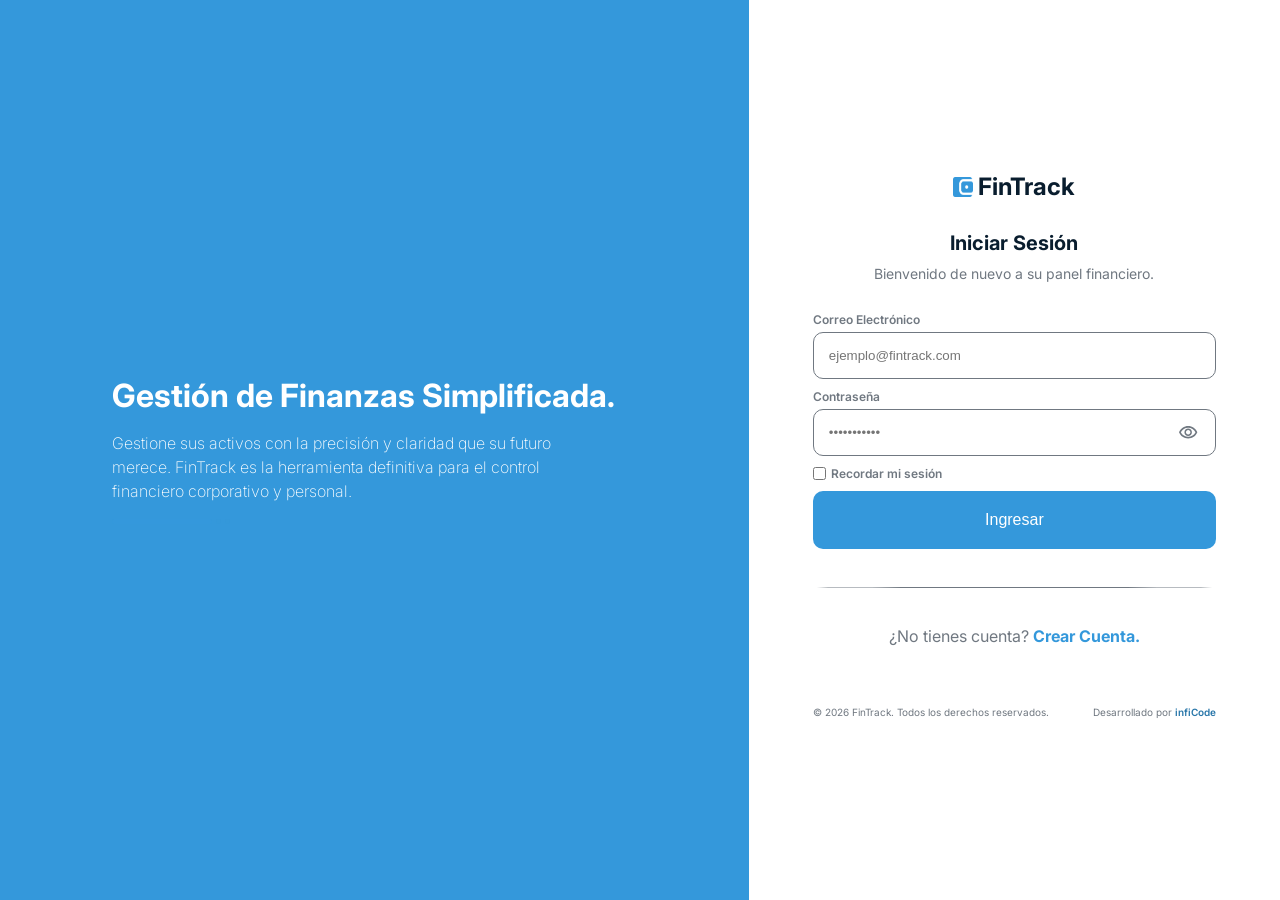
<file: index.html>
<!DOCTYPE html>
<html lang="en">
<head>
    <meta charset="UTF-8">
    <meta name="viewport" content="width=device-width, initial-scale=1.0">
    <link rel="icon" href="../assets/images/Logo FinTrack.png">
    <title>FinTrack - Gestión de Finanzas</title>
</head>
<body>
    <script>
        window.location.href = "pages/login.html";
    </script>
</body>
</html>
</file>
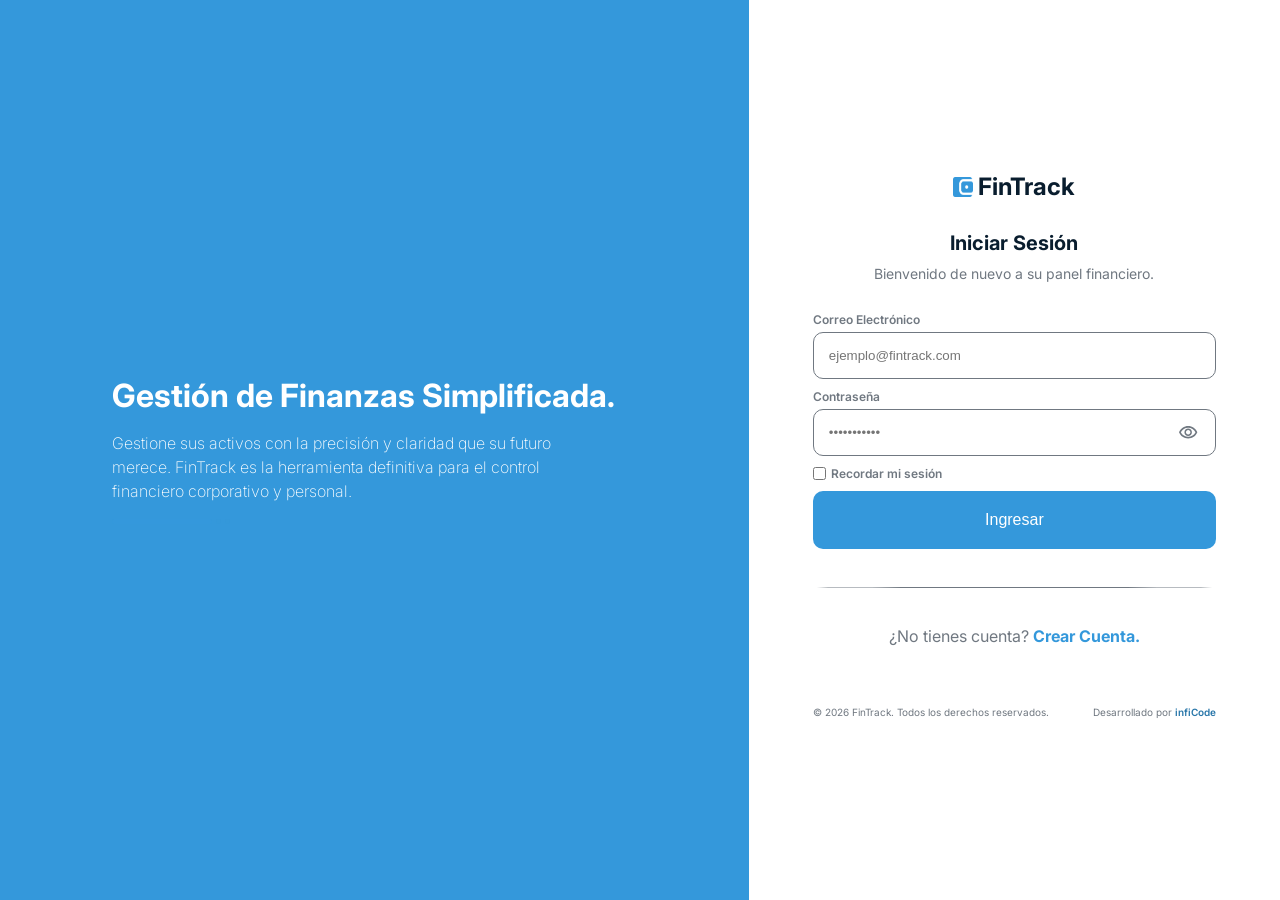
<file: pages/dashboard.html>
<!DOCTYPE html>
<html lang="en">
<head>
    <meta charset="UTF-8">
    <meta name="viewport" content="width=device-width, initial-scale=1.0">
    <link rel="stylesheet" href="../css/dashboard.css">
    <link rel="stylesheet" href="../css/styles.css">
    <link rel="icon" href="../assets/images/Logo FinTrack.png">
    <title>FinTrack - Dashboard</title>
</head>
<body>
    
    <aside class="sidebar">
        
        <div class="logoText">
            <h1>
                Fin<span class="spanLogo">Track</span>
            </h1>
            <p>Gestión de tus Finanzas</p>
        </div>
        
        <nav>
            <ul>
                <li><img src="../assets/icons/Icon-dashboard.svg" alt="dashboard"><a class="pages-dash" href="../pages/dashboard.html">Tablero</a></li>
                <li><img src="../assets/icons/Icon-transacciones.svg" alt="transacciones"><a class="pages-transacciones" href="../pages/dashboard.html">Transacciones</a></li>
            </ul>
        </nav>

        <div class="btn">
            <button class="closeSesion">Cerrar Sesión</button>
        </div>
        

    </aside>

    <main>

        <header>
            <div class="text-resumen">
                <h2>Tablero</h2>
            </div>
            <div class="buscador">
                <input type="text" placeholder="Buscar...">
            </div>
        </header>

        <section class="container-informacion-cuenta">

            <div class="cards-cuentas-totales">

                <div class="card-cuenta-total">

                    <div class="parte-superior-total">
                        <img src="../assets/icons/Icon-wallet.svg" alt="wallet">
                        <span class="rendimiento">+2.4%</span>
                    </div>

                    <div class="balance-total">
                        <h3>BALANCE NETO</h3>
                        <p class="Saldo-total">
                            $
                        </p>
                    </div>

                </div>

                <div class="card-cuenta-enAlta">

                    <div class="parte-superior-enAlta">
                        <img src="../assets/icons/Icon-enAlta.svg" alt="Grafica en alta">
                        <span class="ingresoSpam">Mensual</span>
                    </div>

                    <div class="balance-total">
                        <h3>INGRESOS MENSUALES</h3>
                        <p class="Saldo-total">
                            $
                        </p>
                    </div>

                </div>

                <div class="card-cuenta-enBaja">

                    <div class="parte-superior-enBaja">
                        <img src="../assets/icons/Icon-enBaja.svg" alt="Grafica en baja">
                        <span class="gastoSpam">Mensual</span>
                    </div>

                    <div class="balance-total">
                        <h3>GASTOS MENSUALES</h3>
                        <p class="Saldo-total">
                            $
                        </p>
                    </div>

                </div>

            </div>

            <div class="tableros">

                <div class="tablero-transaccion">

                    <h4>Registro Rápido</h4>

                    <form autocomplete="off" action="">
                        <div class="input-goup">
                            <label for="Number">Monto</label>
                            <input type="text" id="Number" placeholder="100000" inputmode="numeric">
                        </div>
                        <div class="input-goup">
                            <label for="descripcion">Descripción</label>
                            <input type="text" id="descripcion" name="descripcion" placeholder="¿Para qué fue esto?">
                        </div>
                        <div class="input-goup">
                            <label for="categoria">Categoría</label>
                            <select id="categoria" name="categoria">
                            </select>
                        </div>

                        <div class="tipo-container">
                            <span class="titulo">Tipo</span>
                            <div class="tipo-selector">
                                <input type="radio" id="gasto" name="tipo" checked>
                                <label for="gasto">Gasto</label>

                                <input type="radio" id="ingreso" name="tipo">
                                <label for="ingreso">Ingreso</label>
                            </div>
                        </div>


                        <button type="submit">Añadir Transacción</button>
                    </form>

                </div>

                <div class="tablero-resumen">

                    <div class="encabezado">
                        <h4>Transacciones Recientes</h4>
                        <a href="#">Ver todo</a>
                    </div>

                    <div class="resumen-de-transacciones">

                        <p class="mjs-sin-transacciones">
                            Aun no hay transacciones recientes.
                        </p>

                            <!-- <div class="transaccion-resiente-gasto">

                                    <div class="Descripcion-Tipo">

                                        <div class="texto-descriptivo">

                                            <p class="descripcion">Supermercado</p>

                                            <div class="tipo-fecha">

                                                <p class="tipo">Comestible</p>
                                                <span>•</span>
                                                <p class="fecha">15/03/2023</p>

                                            </div>

                                        </div>

                                        <div class="coste-transaccion">
                                            <p class="monto">$ -15,000.00</p>
                                        </div>

                                    </div>

                            </div>

                            <div class="transaccion-resiente-ingreso">

                                    <div class="Descripcion-Tipo">

                                        <div class="texto-descriptivo">

                                            <p class="descripcion">Supermercado</p>

                                            <div class="tipo-fecha">

                                                <p class="tipo">Comestible</p>
                                                <span>•</span>
                                                <p class="fecha">15/03/2023</p>

                                            </div>

                                        </div>

                                        <div class="coste-transaccion">
                                            <p class="monto">$ +15,000.00</p>
                                        </div>

                                    </div>

                            </div> -->

                    </div>

                </div>

            </div>

        </section>

    </main>


    <div id="modalEditar" class="modal hidden">
  <div class="modal-content">

    <h3>Editar Transacción</h3>

    <input type="number" id="editMonto" placeholder="Monto">
    <input type="text" id="editDescripcion" placeholder="Descripción">

    <select id="editCategoria"></select>

    <div class="tipo-selector">
      <input type="radio" id="editGasto" name="editTipo" value="gasto">
      <label for="editGasto">Gasto</label>

      <input type="radio" id="editIngreso" name="editTipo" value="ingreso">
      <label for="editIngreso">Ingreso</label>
    </div>

    <div class="modal-buttons">
      <button id="guardarEdit">Guardar</button>
      <button id="cancelarEdit">Cancelar</button>
    </div>

  </div>
</div>


    <script src="../js/dashboard.js"></script>
</body>
</html>
</file>
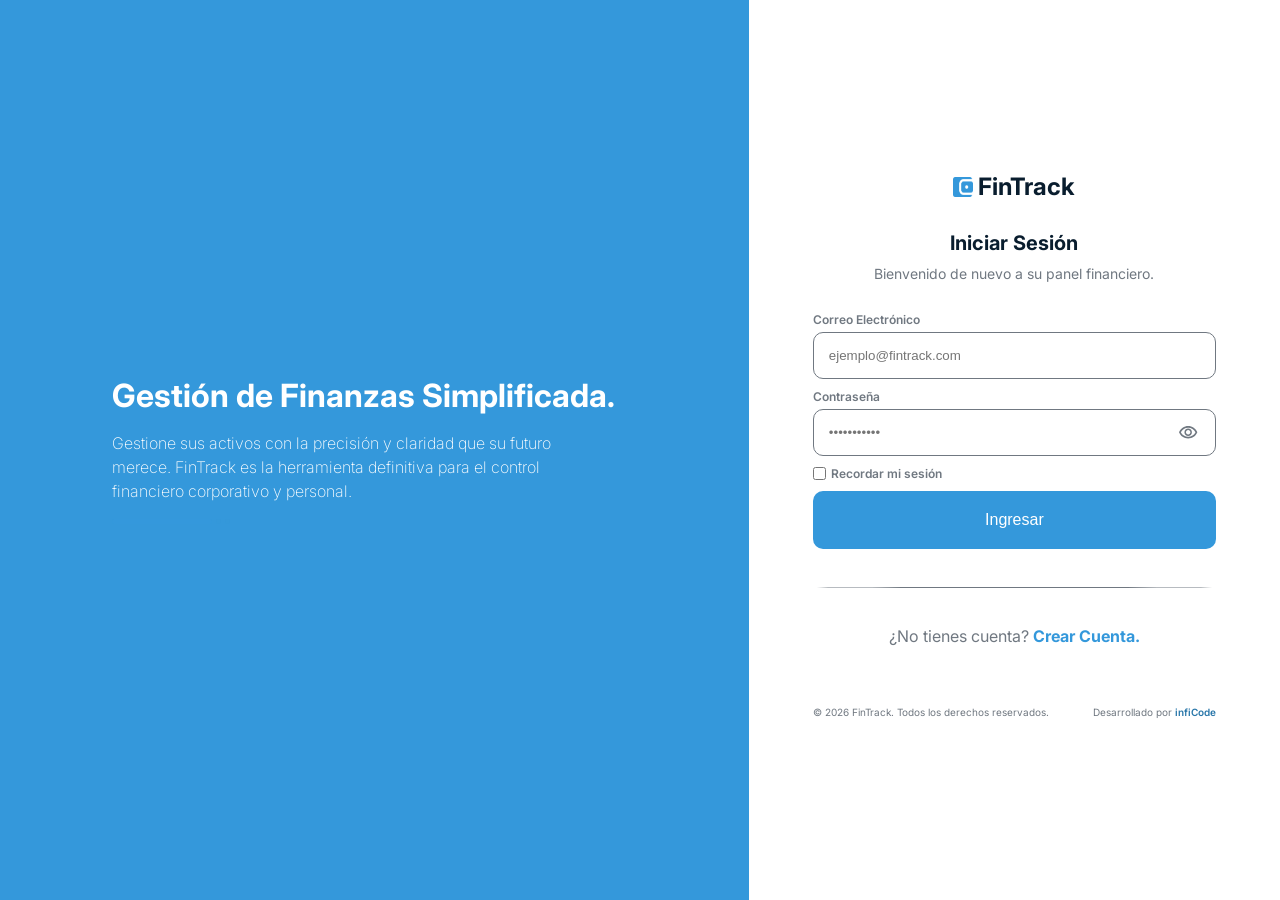
<file: pages/login.html>
<!DOCTYPE html>
<html lang="en">
<head>
    <meta charset="UTF-8">
    <meta name="viewport" content="width=device-width, initial-scale=1.0">
    <link rel="stylesheet" href="../css/login.css">
    <link rel="stylesheet" href="../css/styles.css">
    <link rel="icon" href="../assets/images/Logo FinTrack.png">
    <title>FinTrack - Login</title>
</head>

<!-- Google tag (gtag.js) -->
<script async src="https://www.googletagmanager.com/gtag/js?id=G-J57BXHJVJ6"></script>
<script>
    window.dataLayer = window.dataLayer || [];
    function gtag(){dataLayer.push(arguments);}
    gtag('js', new Date());

    gtag('config', 'G-J57BXHJVJ6');
</script>

<body>

    <section id="login-container">

        <div class="login-msj">

            <div class="container-loginMsj">

                <h2>
                Gestión de Finanzas Simplificada.
            </h2>
            <p>
                Gestione sus activos con la precisión y claridad que su futuro
                merece. FinTrack es la herramienta definitiva para el control
                financiero corporativo y personal.
            </p>

            <div class="decorecions">
                <div class="decorecion"></div>
                <div class="decorecion"></div>
                <div class="decorecion"></div>
            </div>

            </div>
            
        </div>

        <div class="login-form">

            <div class="Name-FT">
                <img src="../assets/images/Icon-Wallet.png" alt="wallet">
                <h1>FinTrack</h1>
            </div>

            <div class="tex-1">
                <h2>Iniciar Sesión</h2>
                <p>Bienvenido de nuevo a su panel financiero.</p>
            </div>

            <form autocomplete="off" action="">
                <div class="input-group">
                    <label for="email">Correo Electrónico</label>
                    <input type="email" id="email" name="email" placeholder="ejemplo@fintrack.com" required>
                </div>

                <div class="input-group">
                    <label for="password">Contraseña</label>
                    <div class="input-icon">
                        <input autocomplete="off" type="password" id="password" name="password" placeholder="•••••••••••" required>
                        <img src="../assets/icons/Visualizacion.svg" alt="icono contraseña" id="togglePassword">                            
                    </div>
                </div>

                <div class="imput-group">
                    <input type="checkbox" id="remember" name="remember">
                    <label for="remember">Recordar mi sesión</label>
                </div>

                <button type="submit">Ingresar</button>
            </form>

            <hr>

            <div class="register">
                <p>¿No tienes cuenta? <a href="register.html">Crear Cuenta.</a></p>
            </div>

            <div class="derechosReservados">
                <p>© 2026 FinTrack. Todos los derechos reservados.</p>
                <p>Desarrollado por <a target="_blank" href="https://infi-code.vercel.app/">infiCode</a></p>
            </div>

        </div>


    </section>


    <script src="../js/login.js"></script>
</body>
</html>
</file>
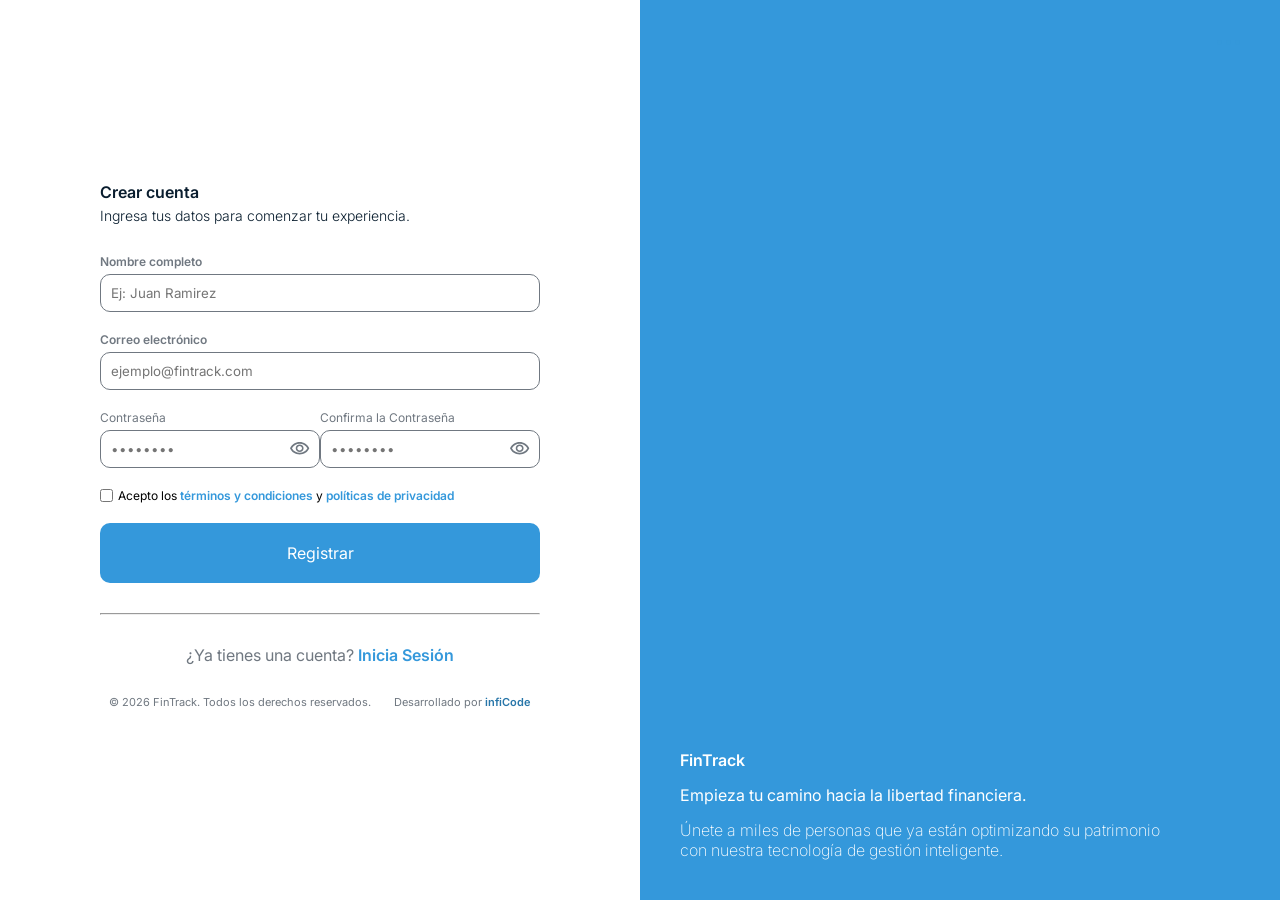
<file: pages/register.html>
<!DOCTYPE html>
<html lang="en">
<head>
    <meta charset="UTF-8">
    <meta name="viewport" content="width=device-width, initial-scale=1.0">
    <link rel="icon" href="../assets/images/Logo FinTrack.png">
    <link rel="stylesheet" href="../css/register.css">
    <link rel="stylesheet" href="../css/styles.css">
    <title>FinTrack - Registrar</title>
</head>
<body>

    <section id="register-container">

        <div class="register-msj">

                <div class="decorecions">
                    <div class="decoration"></div>
                    <div class="decoration"></div>
                    <div class="decoration"></div>
                </div>

                <div class="container-register-msj">
                    <h2>FinTrack</h2>
                    <p>Empieza tu camino hacia la libertad financiera.</p>
                    <p>Únete a miles de personas que ya están optimizando su patrimonio con nuestra tecnología de gestión inteligente.</p>
                </div>

        </div>

        <div class="register-form">

            <div class="tex1">
                <p>Crear cuenta</p>
                <p>Ingresa tus datos para comenzar tu experiencia.</p>
            </div>

            <form autocomplete="off" action="">
                <div class="input-container">
                    <label for="name">Nombre completo</label>
                    <input autocomplete="off" type="text" id="name" name="name" placeholder="Ej: Juan Ramirez" required>
                </div>

                <div class="input-container">
                    <label for="email">Correo electrónico</label>
                    <input autocomplete="off" type="email" id="email" name="email" placeholder="ejemplo@fintrack.com" required>
                </div>

                <div class="input-container-passwords">

                    <div class="input-container-password">
                        <label for="password">Contraseña</label>
                        
                        <div class="input-icon">
                            <input autocomplete="new-password" type="password" id="password" name="password" placeholder="••••••••" required>
                            <img src="../assets/icons/Visualizacion.svg" id="togglePassword" alt="ver contraseña">
                        </div>

                    </div>

                    <div class="input-container-password">
                        <label for="confirm-password">Confirma la Contraseña</label>
                        
                        <div class="input-icon">
                            <input autocomplete="new-password" type="password" id="confirm-password" name="confirm-password" placeholder="••••••••" required>
                            <img src="../assets/icons/Visualizacion.svg" id="toggleConfirmPassword" alt="ver contraseña">
                        </div>

                    </div>

                </div>

                <div class="input-group">
                    <input type="checkbox" id="terms" name="terms" required>
                    <label for="terms">Acepto los <a href="#">términos y condiciones</a> y <a href="#">políticas de privacidad</a></label>
                </div>

                <button type="submit">Registrar</button>
            </form>

            <hr>

            <div class="login">
                <p>¿Ya tienes una cuenta? <a href="../pages/login.html">Inicia Sesión</a></p>
            </div>

            <div class="derechosReservados">
                <p>© 2026 FinTrack. Todos los derechos reservados.</p>
                <p>Desarrollado por <a target="_blank" href="https://infi-code.vercel.app/">infiCode</a></p>
            </div>
        </div>
        
    </section>

    <script src="../js/register.js"></script>
</body>
</html>
</file>
<file: css/dashboard.css>
*{
  margin: 0;
  padding: 0;
  box-sizing: border-box;
  font-family: "Inter";
  text-decoration: none;
  list-style: none;
}


body{
  display: flex;
  height: 100vh;
  overflow: hidden;
}

.sidebar{ 
  width:20% ;
  min-width: 200px;
  height: 100vh;
  display: flex;
  flex-direction: column;
  padding: 20px;
  gap: 50px;
  color: var(--color-form);
  box-shadow: 1px 1px 10px var(--color-bg-form);
  position: relative;
  z-index: 1;
}

.logoText h1{
  font-size: 20px;
  color: var(--color-logo);
}

.logoText .spanLogo{
  color: var(--color-primary);
}

.btn{
  width: 100%;
  height: 100%;
  display: flex;
  flex-direction: column;
  justify-content: flex-end;
}

.btn button{
  color: var(--color-secondary);
  background-color: var(--color-primary-black);
  border: none;
  border-radius: 10px;
  padding: 10px;
}

.logoText p{
  font-size: 12px;
}

ul{
  display: flex;
  flex-direction: column;
  gap: 20px;
}

nav ul li{
  display: flex;
  gap: 15px;
  padding: 10px 20px;
  border-radius: 5px;
}

nav a{
  color: var(--color-form);
  font-weight: 600;
}

nav .pages-dash{
  color: var(--color-primary);
}

nav .pages-transacciones:hover{
  color: var(--color-primary);
  transition: 1s ease;
}

nav ul li:first-child{
  background-color: var(--color-bg-primary);
  border-right: 2px solid var(--color-primary);
}


nav ul li:last-child{
  transition: 1s ease;
}

nav ul li:last-child:hover{
  transition: 1s ease;
  background-color: var(--color-bg-primary);
  border-right: 2px solid var(--color-primary);
}



main{
  display: flex;
  flex-direction: column;
  gap: 10px;
  width: 100%;
  height: 100%;
  background-color: var(--color-bg-primary);
  overflow-y: scroll;
}

header{
  display: flex;
  justify-content: space-between;
  align-items: center;
  background-color: var(--color-secondary);
  padding: 12px 40px;
  box-shadow: 1px 0px 10px var(--color-bg-form);
}

header h2{
  font-size: 18px;
  color: var(--color-logo);
}

.buscador input{
  padding: 5px 10px;
  border-radius: 10px;
  border: 1px solid var(--color-form);
}

.buscador input:focus{
  border: 1px solid var(--color-form);
  outline: none;
}

.buscador input::placeholder{
  color: var(--color-form);
  font-size: 12px;
}





.container-informacion-cuenta{
  display: flex;
  flex-direction: column;
  padding: 20px 40px;
  gap: 40px;
}

.cards-cuentas-totales{
  display: flex;
  justify-content: space-between;
}

.card-cuenta-total,
.card-cuenta-enAlta,
.card-cuenta-enBaja{
  display: flex;
  flex-direction: column;
  gap: 10px;
  background-color: var(--color-secondary);
  padding: 10px;
  border-radius: 10px;
  min-width: 300px;
  color: var(--color-logo);
  box-shadow: 0 0 20px var(--color-bg-form);
}

.card-cuenta-total h3,
.card-cuenta-enAlta h3,
.card-cuenta-enBaja h3{
  color: var(--color-form);
  font-weight: 600;
  font-size: 12px;
}

.parte-superior-total,
.parte-superior-enAlta,
.parte-superior-enBaja{
  display: flex;
  align-items: flex-start;
  justify-content: space-between;
}

.parte-superior-total img,
.parte-superior-enAlta img,
.parte-superior-enBaja img{
  padding: 8px;
  border-radius: 10px;
  width: 35px;
  height: 34px;
}

.parte-superior-total img{
  background-color: var(--color-bg-blue);
}

.parte-superior-enAlta img{
  background-color: var(--color-good-bg);
}

.parte-superior-enBaja img{
  background-color: var(--color-danger-bg);
}

.card-cuenta-total .Saldo-total{
  color: var(--color-primary-black);
}

.card-cuenta-enAlta .Saldo-total{
  color: var(--color-good);
}

.card-cuenta-enBaja .Saldo-total{
  color: var(--color-danger);
}

.rendimiento,
.ingresoSpam,
.gastoSpam{
  font-size: 11px;
  font-weight: 600;
  border-radius: 20px;
  padding: 2px 8px;
}

.rendimiento{
  color: var(--color-primary-black);
  background-color: var(--color-bg-blue);
}

.ingresoSpam{
  background-color: var(--color-good-bg);
  color: var(--color-good);
}

.gastoSpam{
  color: var(--color-danger);
  background-color: var(--color-danger-bg);
}

.balance-total{
  display: flex;
  flex-direction: column;
  gap: 10px;
}

.balance-total p{
  font-weight: bold;
  font-size: 32px;
}





.tableros{
  display: flex;
  gap: 40px;
}

.tablero-transaccion{
  min-width: 300px;
  height: fit-content;
  display: flex;
  flex-direction: column;
  gap: 10px;
  background-color: var(--color-secondary);
  border-radius: 10px;
  padding: 15px 14px;
}

.tablero-transaccion h4{
  color: var(--color-logo);
  font-size: 20px;
  font-weight: 600;
}

.tablero-transaccion form{
  display: flex;
  flex-direction: column;
  gap: 10px;
}

form{
  color: var(--color-form);
  font-size: 12px;
  font-weight: 600;
}

.input-goup{
  display: flex;
  flex-direction: column;
  gap: 5px;
}

.input-goup input,
select{
  padding: 10px;
  border-radius: 10px;
  border: 1px solid var(--color-bg-form);
}

.input-goup input,
select:focus{
  outline: none;
  border: 1px solid var(--color-form);
}


.tipo-container {
  display: flex;
  flex-direction: column;
  gap: 8px; /* espacio entre título y selector */
  font-family: Arial, sans-serif;
}

.titulo {
  font-size: 12px;
  font-weight: 600;
  color: var(--color-form);
}

.tipo-selector {
  padding: 5px;
  background-color: var(--color-bg-blue);
  display: flex;
  border-radius: 10px;
  overflow: hidden;
}

.tipo-selector input {
  display: none; /* ocultamos los radios */
}

.tipo-selector label {
  flex: 1;
  text-align: center;
  padding: 10px;
  cursor: pointer;
  background-color: transparent;
  transition: background-color 0.8s, color 0.8s;
}

.tipo-selector input:checked + label {
  background-color: var(--color-secondary); /* color activo */
  color: var(--color-primary-black);
  font-weight: 600;
  border-radius: 10px;
}

form button{
  padding: 15px 10px;
  color: var(--color-secondary);
  background-color: var(--color-primary-black);
  border: none;
  border-radius: 10px;
  cursor: pointer;
}


input[type=number]::-webkit-inner-spin-button,
input[type=number]::-webkit-outer-spin-button {
  -webkit-appearance: none;
  margin: 0;
}


.tablero-resumen{
  display: flex;
  flex-direction: column;
  background-color: var(--color-secondary);
  width: 100%;
  height: 100%;
  max-height: 388px;
  border-radius: 10px;
  padding: 15px 14px;
  color: var(--color-logo);
  gap: 10px;
  overflow: hidden;
}

.encabezado{
  display: flex;
  justify-content: space-between;
  align-items: center;
  padding-bottom: 5px;
  border-bottom: 1px solid var(--color-bg-form);
}

.encabezado h4{
  font-size: 20px;
}

.encabezado a{
  color: var(--color-primary-black);
  font-size: 14px;
  font-weight: 500;
}

.resumen-de-transacciones{
  display: flex;
  width: 100%;
  height: 100%;
  flex-direction: column;
  gap: 10px;
  overflow-y: auto;
}

.mjs-sin-transacciones{
  width: 100%;
  height: 100%;
  color: var(--color-form);
  font-weight: 600;
  font-size: 18px;
  display: flex;
  justify-content: center;
  align-items: center;
}

.transaccion-resiente-gasto,
.transaccion-resiente-ingreso{
  display: none;
}

.transaccion-resiente-gasto{
  background-color: var(--color-danger-bg);
  padding: 5px 10px;
  border-radius: 10px;
}

.transaccion-resiente-ingreso{
  background-color: var(--color-good-bg2);
  padding: 5px 10px;
  border-radius: 10px;
}

.acciones{
  display: flex;
  gap: 4px;
}

.acciones img{
  width: 16px;
  height: 16px;
  cursor: pointer;
  opacity: 0.7;
  transition: 0.3s;
}

.acciones img:hover{
  opacity: 1;
  transform: scale(1.1);
}

.coste-transaccion{
  display: flex;
  gap: 30px;
}

.transaccion-resiente-ingreso .coste-transaccion .monto{
  color: var(--color-good);
}

.Descripcion-Tipo{
  display: flex;
  justify-content: space-between;
  align-items: center;
}

.Descripcion-Tipo .descripcion{
  font-size: 16px;
  font-weight: 600;
}

.Descripcion-Tipo .tipo-fecha{
  display: flex;
  gap: 4px;
  font-size: 12px;
  color: var(--color-form);
  font-weight: 600;
}

.Descripcion-Tipo .monto{
  color: var(--color-danger);
  font-weight: 600;
  font-size: 16px;
}


.modal{
  position: fixed;
  top: 0;
  left: 0;
  width: 100%;
  height: 100%;
  background: rgba(0,0,0,0.4);
  display: flex;
  justify-content: center;
  align-items: center;
  z-index: 999;
}

.hidden{
  display: none;
}

.modal-content{
  background: white;
  padding: 20px;
  border-radius: 10px;
  width: 90%;
  max-width: 400px;
  display: flex;
  flex-direction: column;
  gap: 10px;
}

.modal-buttons{
  display: flex;
  gap: 10px;
}


@media (max-width: 570px) {
  body {
    flex-direction: column;
    background-color: var(--color-bg-primary);
    height: 100dvh;
  }

  .sidebar {
    position: absolute;
    bottom: 0;
    left: 0;
    min-width: 100%;
    height: fit-content;
    flex-direction: row;
    justify-content: space-around;
    align-items: center;
    padding: 10px;
    background-color: var(--color-secondary);
  }

  .logoText {
    display: none; 
  }

  nav ul {
    flex-direction: row;
    gap: 20px;
  }

  nav ul li {
    flex-direction: column;
    align-items: center;
    padding: 5px 10px;
    border-radius: 0;
    border: none !important;
    gap: 5px;
  }

  nav ul li:first-child {
    background: none !important;
  }

  nav ul li img{
    width: 18px;
    height: 18px;
  }

  nav a {
    font-size: 10px; 
    font-weight: 600;
  }

  main {
    margin-bottom: 70px; 
  }

  header {
    padding: 10px 20px;
    gap: 10px;
  }

  header h2 {
    font-size: 16px;
  }

  .buscador input {
    width: 100%;
    font-size: 12px;
  }

  .cards-cuentas-totales {
    flex-direction: column;
    gap: 20px;
  }

  .card-cuenta-total,
  .card-cuenta-enAlta,
  .card-cuenta-enBaja {
    min-width: unset;
    width: 100%;
  }

  .tableros {
    flex-direction: column;
    gap: 20px;
  }

  .tablero-transaccion,
  .tablero-resumen {
    width: 100%;
    min-width: unset;
  }

  .tablero-resumen{
    height: 100%;
    max-height: 388px;
  }

  .Descripcion-Tipo .descripcion {
    font-size: 14px;
  }

  .Descripcion-Tipo .monto {
    font-size: 14px;
  }

  .coste-transaccion{
    display: flex;
    gap: 10px;
  }
}
</file>
<file: css/styles.css>
@import url('https://fonts.googleapis.com/css2?family=Inter:ital,opsz,wght@0,14..32,100..900;1,14..32,100..900&display=swap');


:root{

    /* colores */
    --color-primary: #3498DB;
    --color-secondary: #ffffff;
    --color-primary-black: #2876a9;
    --color-bg-primary: #EFF6FF;
    --color-bg-blue: #3498DB20;

    --color-logo: #091D2E;

    --color-good: #006D37;
    --color-good-bg: #6bfe9c20;
    --color-good-bg2: #6bfe9c60;

    --color-danger: #B4271D;
    --color-danger-bg: #FB5A4920;

    --color-form: #707881;
    --color-bg-form: #494e5420;
}
</file>
<file: css/login.css>
body{
    margin: 0;
    padding: 0;
    box-sizing: border-box;
    font-family: "Inter", sans-serif;
    cursor: default;
}

#login-container{
    display: flex;
    flex-direction: row;
}

.login-msj{
    width: 65%;
    height: 100vh;
    background-color: var(--color-primary);
    color: var(--color-secondary);
    display: flex;
    flex-direction: column;
    justify-content: center;
    align-items: center;
}

.container-loginMsj{
    width: 70%;
    margin: 0 auto;
    cursor: default;
}

.login-msj h2{
    font-size: 32px;
    font-weight: bold;
    margin: 0;
}

.login-msj p{
    font-size: 16px;
    font-weight: 200;
    width: 90%;
    line-height: 1.5;
}

.decorecions{
    display: flex;
    flex-direction: row;
    justify-content: left;
    gap: 4px;
}

.decorecion{
    width: 5px;
    height: 5px;
    background-color: var(--color-bg-blue);
    border-radius: 50px;
}

.decorecion:first-child{
    width: 100px;
}


.login-form{
    width: 35%;
    height: 100vh;
    display: flex;
    padding: 0 64px;
    flex-direction: column;
    justify-content: center;
    align-items: center;
    text-align: center;
    gap: 30px;
}

.Name-FT{
    display: flex;
    align-items: center;
    gap: 5px;
}

.Name-FT img{
    width: 20px;
    height: 20px;
}

.Name-FT h1{
    font-size: 24px;
    color: var(--color-logo);
    margin: 0;
}

.tex-1 h2{
    color: var(--color-logo);
    font-size: 20px;
    margin: 0;
}

.tex-1 p{
    color: var(--color-form);
    font-size: 14px;
    margin: 10px 0 0;
}

form{
    width: 100%;
    display: flex;
    flex-direction: column;
    justify-content: left;
}

.input-group{
    display: flex;
    flex-direction: column;
    text-align: left;
    gap: 5px;
}

label{
    font-size: 12px;
    color: var(--color-form);
    font-weight: 600;
}

input{
    margin-bottom: 10px;
    padding: 15px;
    border: 1.5px solid var(--color-form);
    border-radius: 10px;
    transition: .5s ease;
}

input:focus{
    border: 1.5px solid var(--color-primary);
    transition: 1s ease;
    outline: none;
}

.imput-group{
    display: flex;
    flex-direction: row;
    justify-content: left;
    align-items: center;
    width: 100%;
    gap: 5px;
    margin-bottom: 10px;
}

.imput-group input{
    margin: 0;
}

.input-icon {
    position: relative;
    display: flex;
    align-items: center;
    justify-content: center;
}

.input-icon img {
    position: absolute;
    right: 18px;
    margin-bottom: 10px;
    cursor: pointer;
}

.input-icon input {
    width: 100%;
    border-radius: 10px;
}

input[type="checkbox"] {
    accent-color: var(--color-primary);
}

button{
    background-color: var(--color-primary);
    padding: 20px;
    width: 100%;
    border: none;
    border-radius: 10px;
    color: var(--color-secondary);
    font-size: 16px;cursor: pointer;
    transition: .4s ease;
}

button:hover{
    background-color: var(--color-primary-black);
    transition: .8s ease;
}

hr{
    width: 100%;
    height: 1px;
    background-color: var(--color-form);
    border-radius: 50%;
    border: none;
}

.register{
    margin-bottom: 30px;
}

.register p{
    font-size: 16px;
    margin: 0;
    color: var(--color-form);
}

.register a{
    text-decoration: none;
    color: var(--color-primary);
    font-weight: 700;
}

.derechosReservados{
    width: 100%;
    display: flex; 
    justify-content: space-between;
    padding-bottom: 10px;
}

.derechosReservados p{
    font-size: 10px;
    color: var(--color-form);
    margin: 0;
}

.derechosReservados a{
    text-decoration: none;
    color: var(--color-primary-black);
    font-weight: 600;
}


/* RESPONSIVES */

@media (max-width: 570px){
    .login-msj{
        display: none;
    }

    .login-form{
        width: 100%;
        padding: 0 28px;
    }

    .Name-FT img{
        width: 24px;
        height: 24px;
    }

    .Name-FT h1{
        font-size: 32px;
    }

    .text-1 h2{
        font-size: 26px;
    }

    input{
    padding: 20px;
    }
}
</file>
<file: css/register.css>
*{
    margin: 0;
    padding: 0;
    box-sizing: border-box;
    text-decoration: none;
    font-family: "Inter", sans-serif;
}

#register-container{
    display: flex;
    flex-direction: row-reverse;
    width: 100%;
    min-height: 100vh;
}

.register-msj{
    width: 50%;
    height: 100vh;
    background-color: var(--color-primary);
    color: var(--color-secondary);
    display: flex;
    flex-direction: column;
    justify-content: space-between;
    padding: 40px;
}

.decorecions{
    display: flex;
    justify-content: flex-end;
    gap: 4px;
}

.decoration{
    width: 5px;
    height: 5px;
    background-color: var(--color-bg-blue);
    border-radius: 50%;
}

.container-register-msj{
    display: flex;
    flex-direction: column;
    gap: 15px;
}

.container-register-msj h2{
    font-size: 16px;
    font-weight: 600;
}

.container-register-msj p{
    font-size: 16px;
    font-weight: 400;
}

.container-register-msj p:last-child{
    font-weight: 200;
    width: 86%;
}

.register-form{
    width: 50%;
    display: flex;
    flex-direction: column;
    justify-content: center;
    padding: 0px 100px;
    gap: 30px;
}

.tex1{
    display: flex;
    flex-direction: column;
    gap: 5px;
}

.tex1 p{
    font-size: 16px;
    font-weight: 600;
    color: var(--color-logo);
}

.tex1 p:nth-child(2){
    font-weight: 300;
    font-size: 14px;
}

form{
    display: flex;
    flex-direction: column;
    gap: 20px;
}

.input-container{
    display: flex;
    flex-direction: column;
    gap: 5px;
    color: var(--color-form);
    font-weight: 600;
}

label{
    font-size: 12px;
}

input{
    padding: 10px;
    border-radius: 10px;
    border: 1.5px solid var(--color-form);
}

input:focus{
    border: 1.5px solid var(--color-primary);
    transition: 1s ease;
    outline: none;
}

.input-container-passwords{
    display: flex;
    width: 100%;
    justify-content: space-between;
}

.input-container-password{
    display: flex;
    flex-direction: column;
    gap: 5px;
    color: var(--color-form);
}

.input-group{
    display: flex;
    align-items: center;
    gap: 5px;
    font-size: 12px;
}

.input-group a{
    color: var(--color-primary);
    font-weight: 600;
}

input[type="checkbox"] {
    accent-color: var(--color-primary);
}

.input-icon {
    position: relative;
    display: flex;
    align-items: center;
}

.input-icon input {
    width: 100%;
}

.input-icon img {
    position: absolute;
    right: 10px;
    width: 20px;
    cursor: pointer;
}

button{
    background-color: var(--color-primary);
    padding: 20px;
    width: 100%;
    border: none;
    border-radius: 10px;
    color: var(--color-secondary);
    font-size: 16px;cursor: pointer;
    transition: .4s ease;
}

button:hover{
    background-color: var(--color-primary-black);
    transition: .8s ease;
}

.login p{
    font-size: 16px;
    text-align: center;
    color: var(--color-form);
}

.login a{
    color: var(--color-primary);
    font-weight: 600;
}

.derechosReservados{
    display: flex;
    color: var(--color-form);
    gap: 5px;
    justify-content: space-around;
    font-size: 11px;
    padding-bottom:10px ;
}

.derechosReservados a{
    color: var(--color-primary-black);
    font-weight: 600;
}


/* RESPOSIVES */


@media (max-width: 570px){
    .register-msj{
        display: none;
    }

    .register-form{
        width: 100%;
        padding: 0 30px;
    }

    .input-container-passwords{
        flex-direction: column;
        gap: 20px;
    }

    .derechosReservados{
        text-align: center;
    }
}
</file>
